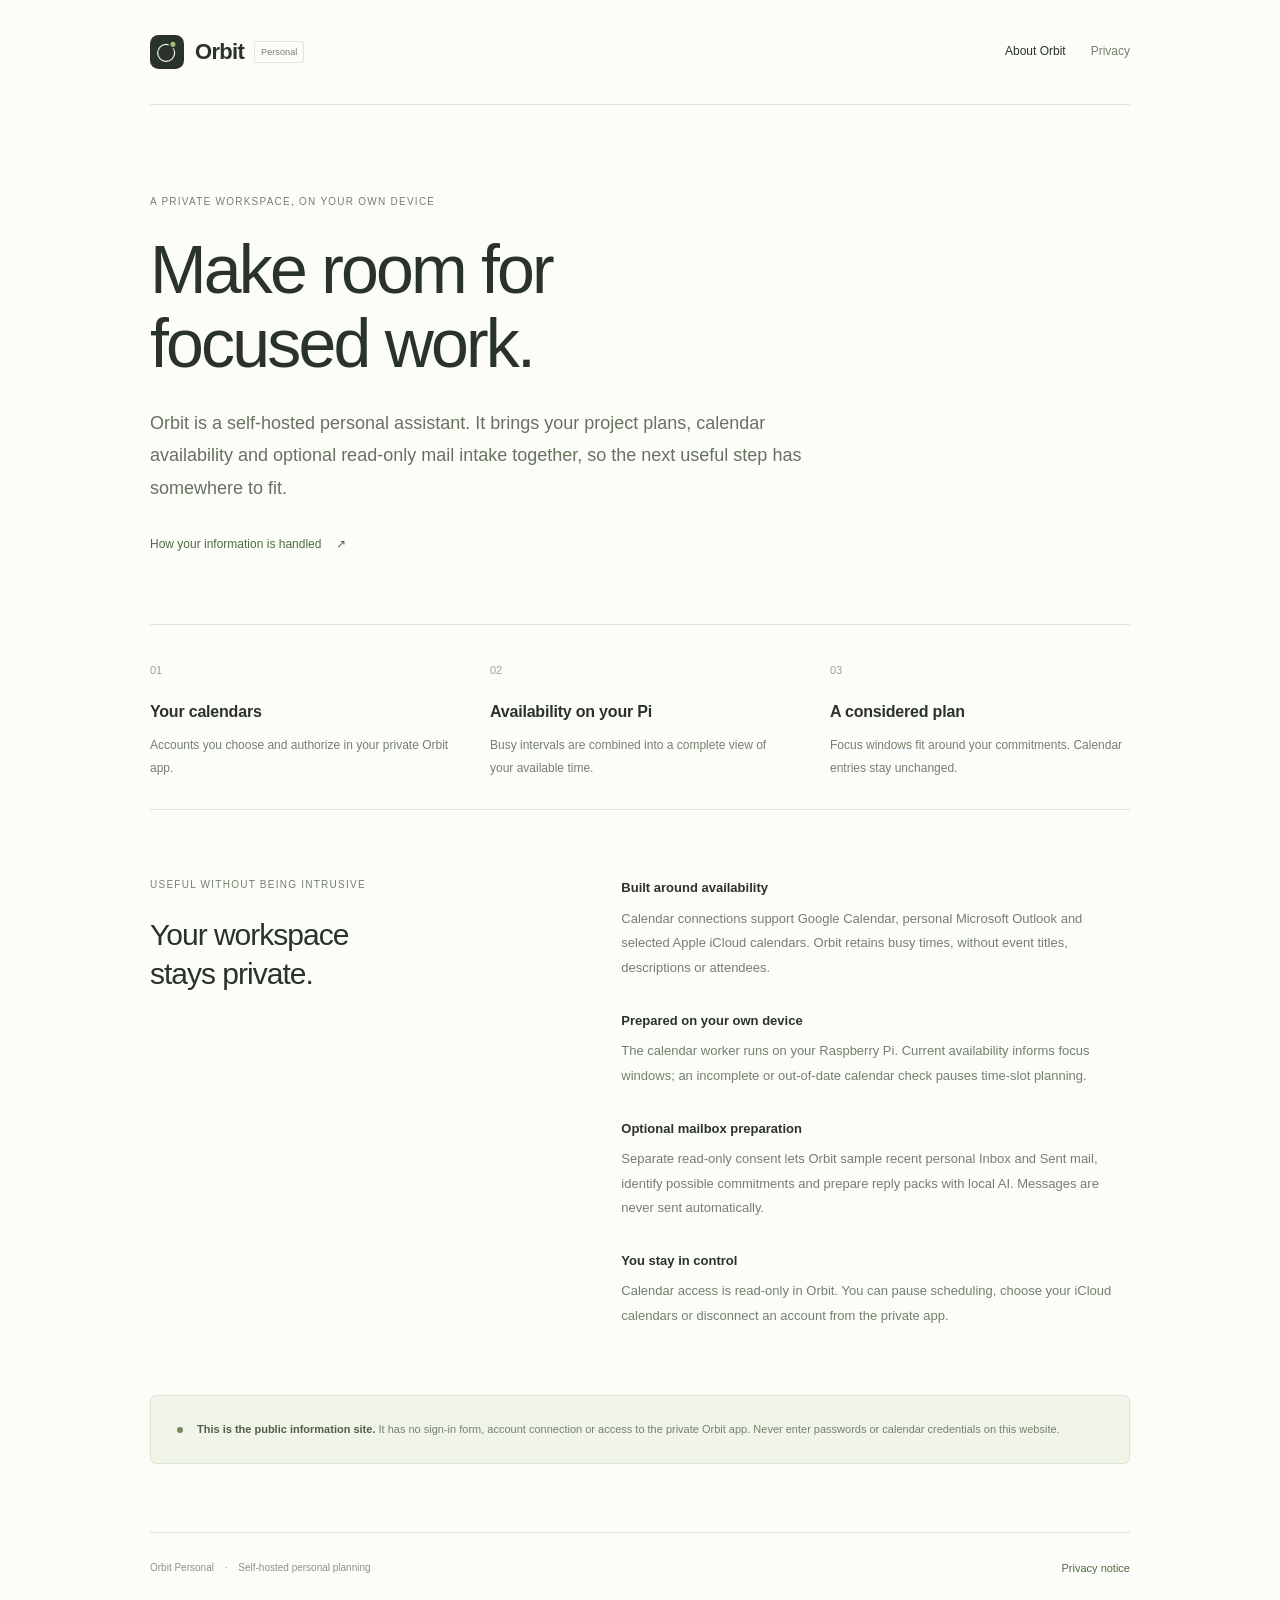
<file: index.html>
<!doctype html>
<html lang="en">
  <head>
    <meta charset="utf-8" />
    <meta name="viewport" content="width=device-width,initial-scale=1" />
    <meta
      name="description"
      content="Orbit is a self-hosted personal assistant that uses calendar availability to make room for focused work."
    />
    <meta name="referrer" content="no-referrer" />
    <meta
      http-equiv="Content-Security-Policy"
      content="default-src 'none'; style-src 'self'; img-src 'self'; script-src 'none'; connect-src 'none'; form-action 'none'; base-uri 'none'; object-src 'none'"
    />
    <title>Orbit Personal · Your time, considered</title>
    <link rel="icon" href="./orbit.svg" type="image/svg+xml" />
    <link rel="stylesheet" href="./styles.css" />
  </head>
  <body>
    <a class="skip" href="#main">Skip to content</a>
    <div class="shell">
      <header>
        <a class="brand" href="./" aria-label="Orbit Personal home"
          ><img src="./orbit.svg" width="34" height="34" alt="" /><span
            >Orbit<small>Personal</small></span
          ></a
        >
        <nav aria-label="Main navigation">
          <a href="./" aria-current="page">About Orbit</a
          ><a href="./privacy.html">Privacy</a>
        </nav>
      </header>
      <main id="main">
        <section class="introduction">
          <p class="eyebrow">A private workspace, on your own device</p>
          <h1>Make room for<br />focused work.</h1>
          <p class="lead">
            Orbit is a self-hosted personal assistant. It brings your project
            plans, calendar availability and optional read-only mail intake together, so the next useful step
            has somewhere to fit.
          </p>
          <a class="text-link" href="./privacy.html"
            >How your information is handled
            <span aria-hidden="true">↗</span></a
          >
        </section>
        <section class="flow" aria-label="How calendar availability is used">
          <div>
            <span class="step">01</span>
            <h2>Your calendars</h2>
            <p>Accounts you choose and authorize in your private Orbit app.</p>
          </div>
          <div>
            <span class="step">02</span>
            <h2>Availability on your Pi</h2>
            <p>
              Busy intervals are combined into a complete view of your available
              time.
            </p>
          </div>
          <div>
            <span class="step">03</span>
            <h2>A considered plan</h2>
            <p>
              Focus windows fit around your commitments. Calendar entries stay
              unchanged.
            </p>
          </div>
        </section>
        <section class="details">
          <div>
            <p class="eyebrow">Useful without being intrusive</p>
            <h2>Your workspace<br />stays private.</h2>
          </div>
          <div class="principles">
            <article>
              <h3>Built around availability</h3>
              <p>
                Calendar connections support Google Calendar, personal Microsoft
                Outlook and selected Apple iCloud calendars. Orbit retains busy
                times, without event titles, descriptions or attendees.
              </p>
            </article>
            <article>
              <h3>Prepared on your own device</h3>
              <p>
                The calendar worker runs on your Raspberry Pi. Current
                availability informs focus windows; an incomplete or out-of-date
                calendar check pauses time-slot planning.
              </p>
            </article>
            <article>
              <h3>Optional mailbox preparation</h3>
              <p>
                Separate read-only consent lets Orbit sample recent personal Inbox
                and Sent mail, identify possible commitments and prepare reply packs
                with local AI. Messages are never sent automatically.
              </p>
            </article>
            <article>
              <h3>You stay in control</h3>
              <p>
                Calendar access is read-only in Orbit. You can pause scheduling,
                choose your iCloud calendars or disconnect an account from the
                private app.
              </p>
            </article>
          </div>
        </section>
        <aside class="notice">
          <span class="dot" aria-hidden="true"></span>
          <p>
            <strong>This is the public information site.</strong> It has no
            sign-in form, account connection or access to the private Orbit app.
            Never enter passwords or calendar credentials on this website.
          </p>
        </aside>
      </main>
      <footer>
        <p>Orbit Personal <span>·</span> Self-hosted personal planning</p>
        <a href="./privacy.html">Privacy notice</a>
      </footer>
    </div>
  </body>
</html>
</file>
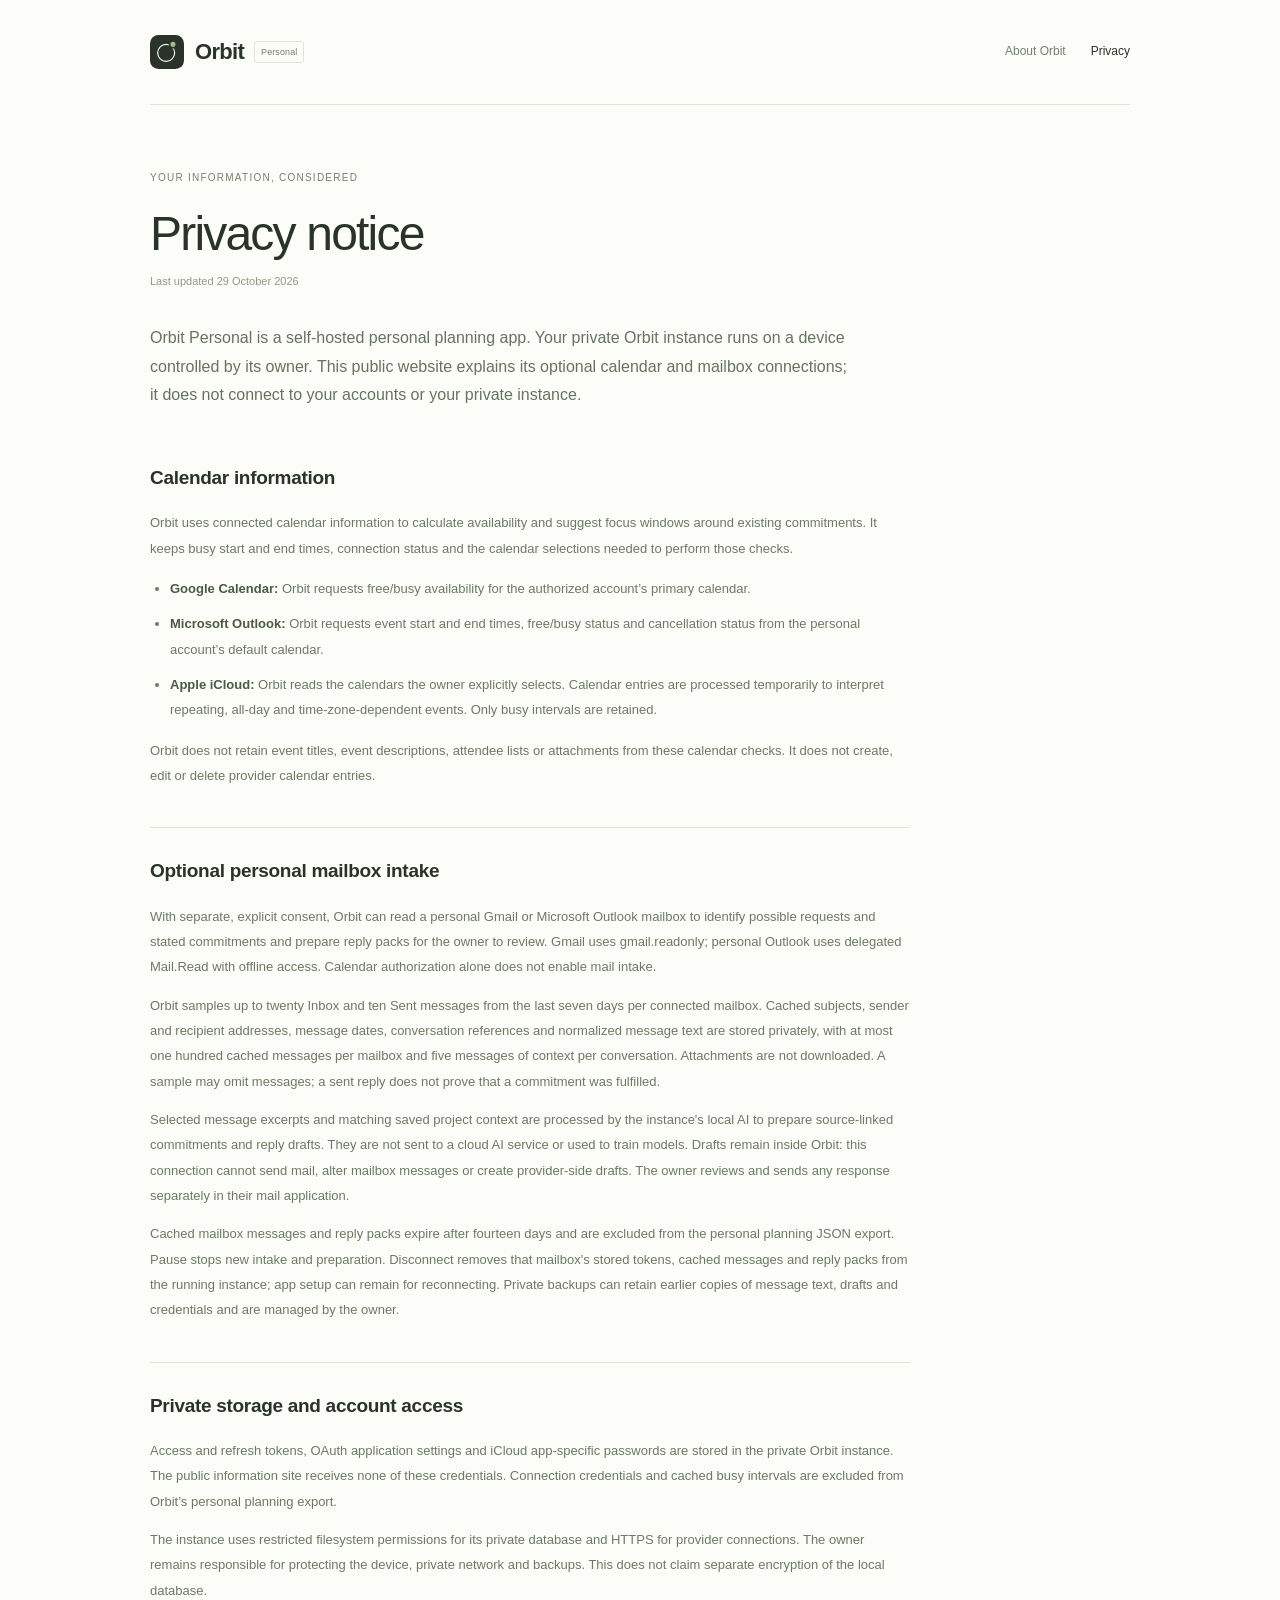
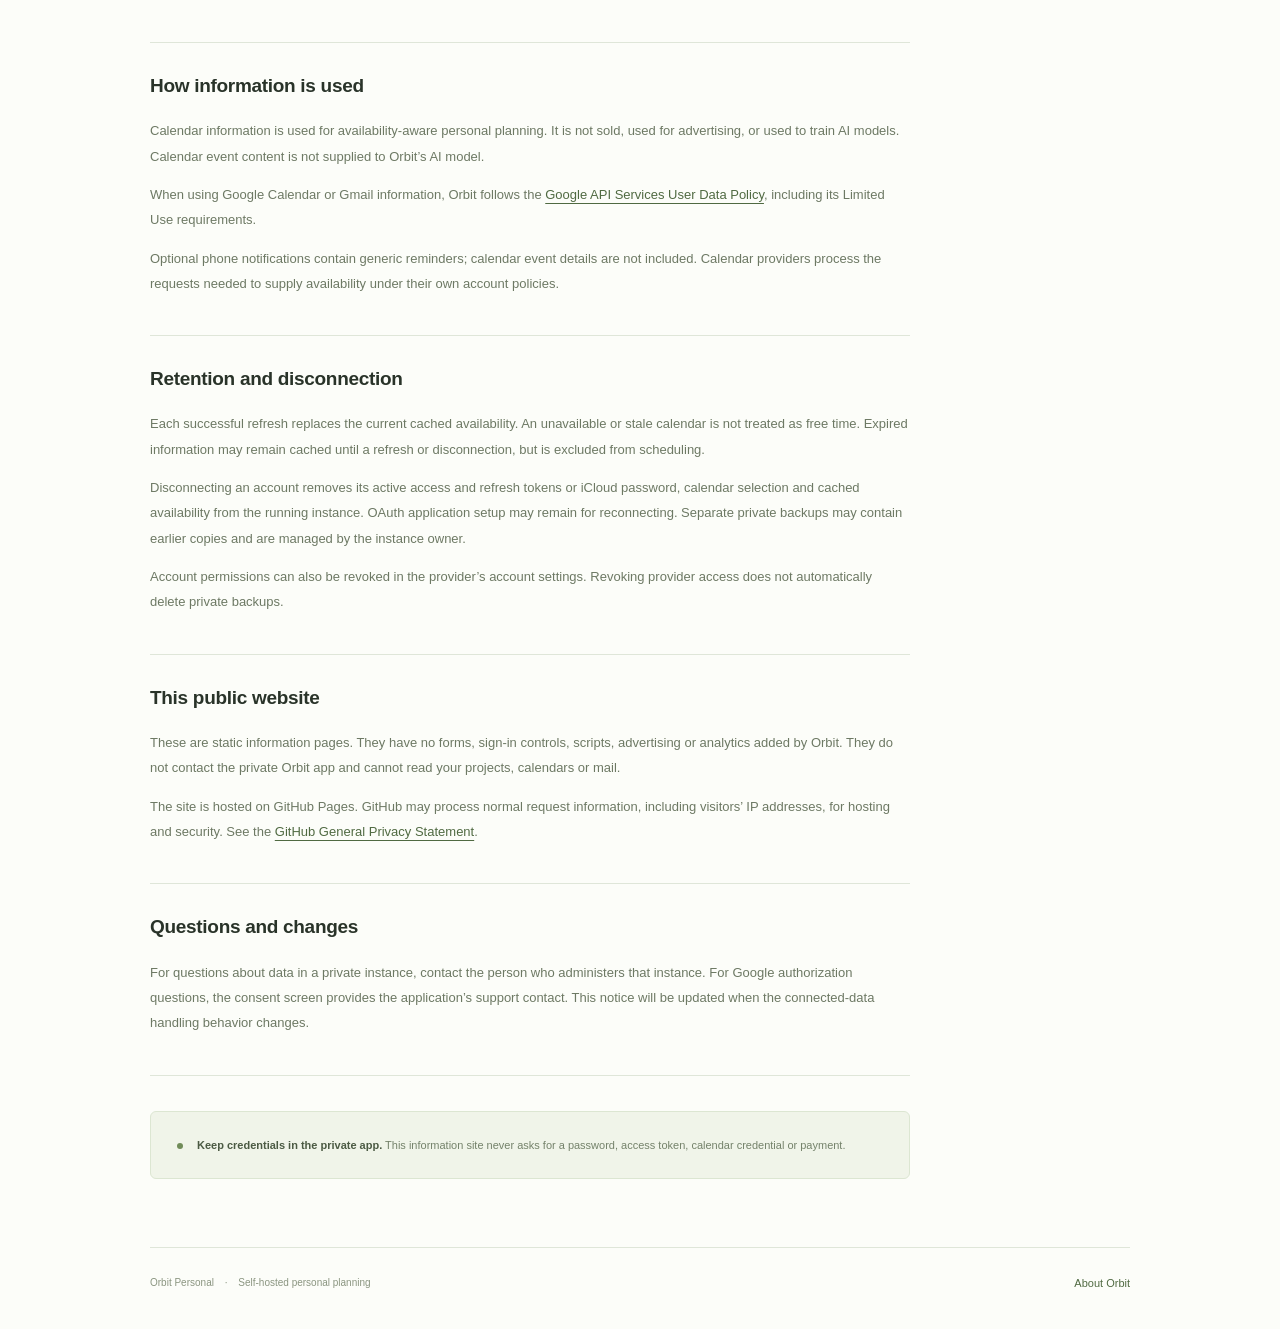
<file: privacy.html>
<!doctype html>
<html lang="en">
  <head>
    <meta charset="utf-8" />
    <meta name="viewport" content="width=device-width,initial-scale=1" />
    <meta
      name="description"
      content="How Orbit Personal handles connected calendar and mailbox information, private credentials and this public information website."
    />
    <meta name="referrer" content="no-referrer" />
    <meta
      http-equiv="Content-Security-Policy"
      content="default-src 'none'; style-src 'self'; img-src 'self'; script-src 'none'; connect-src 'none'; form-action 'none'; base-uri 'none'; object-src 'none'"
    />
    <title>Privacy notice · Orbit Personal</title>
    <link rel="icon" href="./orbit.svg" type="image/svg+xml" />
    <link rel="stylesheet" href="./styles.css" />
  </head>
  <body>
    <a class="skip" href="#main">Skip to content</a>
    <div class="shell">
      <header>
        <a class="brand" href="./" aria-label="Orbit Personal home"
          ><img src="./orbit.svg" width="34" height="34" alt="" /><span
            >Orbit<small>Personal</small></span
          ></a
        >
        <nav aria-label="Main navigation">
          <a href="./">About Orbit</a
          ><a href="./privacy.html" aria-current="page">Privacy</a>
        </nav>
      </header>
      <main class="privacy" id="main">
        <p class="eyebrow">Your information, considered</p>
        <h1>Privacy notice</h1>
        <p class="updated">Last updated 29 October 2026</p>
        <p class="lead">
          Orbit Personal is a self-hosted personal planning app. Your private
          Orbit instance runs on a device controlled by its owner. This public
          website explains its optional calendar and mailbox connections; it does not connect to your
          accounts or your private instance.
        </p>
        <section>
          <h2>Calendar information</h2>
          <p>
            Orbit uses connected calendar information to calculate availability
            and suggest focus windows around existing commitments. It keeps busy
            start and end times, connection status and the calendar selections
            needed to perform those checks.
          </p>
          <ul>
            <li>
              <strong>Google Calendar:</strong> Orbit requests free/busy
              availability for the authorized account’s primary calendar.
            </li>
            <li>
              <strong>Microsoft Outlook:</strong> Orbit requests event start and
              end times, free/busy status and cancellation status from the
              personal account’s default calendar.
            </li>
            <li>
              <strong>Apple iCloud:</strong> Orbit reads the calendars the owner
              explicitly selects. Calendar entries are processed temporarily to
              interpret repeating, all-day and time-zone-dependent events. Only
              busy intervals are retained.
            </li>
          </ul>
          <p>
            Orbit does not retain event titles, event descriptions, attendee
            lists or attachments from these calendar checks. It does not create,
            edit or delete provider calendar entries.
          </p>
        </section>
        <section>
          <h2>Optional personal mailbox intake</h2>
          <p>
            With separate, explicit consent, Orbit can read a personal Gmail or
            Microsoft Outlook mailbox to identify possible requests and stated
            commitments and prepare reply packs for the owner to review. Gmail
            uses gmail.readonly; personal Outlook uses delegated Mail.Read with
            offline access. Calendar authorization alone does not enable mail intake.
          </p>
          <p>
            Orbit samples up to twenty Inbox and ten Sent messages from the last
            seven days per connected mailbox. Cached subjects, sender and recipient
            addresses, message dates, conversation references and normalized message
            text are stored privately, with at most one hundred cached messages per
            mailbox and five messages of context per conversation. Attachments are
            not downloaded. A sample may omit messages; a sent reply does not prove
            that a commitment was fulfilled.
          </p>
          <p>
            Selected message excerpts and matching saved project context are processed
            by the instance's local AI to prepare source-linked commitments and reply
            drafts. They are not sent to a cloud AI service or used to train models.
            Drafts remain inside Orbit: this connection cannot send mail, alter mailbox
            messages or create provider-side drafts. The owner reviews and sends any
            response separately in their mail application.
          </p>
          <p>
            Cached mailbox messages and reply packs expire after fourteen days and
            are excluded from the personal planning JSON export. Pause stops new
            intake and preparation. Disconnect removes that mailbox's stored tokens,
            cached messages and reply packs from the running instance; app setup can
            remain for reconnecting. Private backups can retain earlier copies of
            message text, drafts and credentials and are managed by the owner.
          </p>
        </section>
        <section>
          <h2>Private storage and account access</h2>
          <p>
            Access and refresh tokens, OAuth application settings and iCloud
            app-specific passwords are stored in the private Orbit instance. The
            public information site receives none of these credentials.
            Connection credentials and cached busy intervals are excluded from
            Orbit’s personal planning export.
          </p>
          <p>
            The instance uses restricted filesystem permissions for its private
            database and HTTPS for provider connections. The owner
            remains responsible for protecting the device, private network and
            backups. This does not claim separate encryption of the local
            database.
          </p>
        </section>
        <section>
          <h2>How information is used</h2>
          <p>
            Calendar information is used for availability-aware personal
            planning. It is not sold, used for advertising, or used to train AI
            models. Calendar event content is not supplied to Orbit’s AI model.
          </p>
          <p>
            When using Google Calendar or Gmail information, Orbit follows the
            <a
              href="https://developers.google.com/terms/api-services-user-data-policy"
              rel="noreferrer noopener"
              >Google API Services User Data Policy</a
            >, including its Limited Use requirements.
          </p>
          <p>
            Optional phone notifications contain generic reminders; calendar
            event details are not included. Calendar providers process the
            requests needed to supply availability under their own account
            policies.
          </p>
        </section>
        <section>
          <h2>Retention and disconnection</h2>
          <p>
            Each successful refresh replaces the current cached availability. An
            unavailable or stale calendar is not treated as free time. Expired
            information may remain cached until a refresh or disconnection, but
            is excluded from scheduling.
          </p>
          <p>
            Disconnecting an account removes its active access and refresh
            tokens or iCloud password, calendar selection and cached
            availability from the running instance. OAuth application setup may
            remain for reconnecting. Separate private backups may contain
            earlier copies and are managed by the instance owner.
          </p>
          <p>
            Account permissions can also be revoked in the provider’s account
            settings. Revoking provider access does not automatically delete
            private backups.
          </p>
        </section>
        <section>
          <h2>This public website</h2>
          <p>
            These are static information pages. They have no forms, sign-in
            controls, scripts, advertising or analytics added by Orbit. They do
            not contact the private Orbit app and cannot read your projects,
            calendars or mail.
          </p>
          <p>
            The site is hosted on GitHub Pages. GitHub may process normal
            request information, including visitors’ IP addresses, for hosting
            and security. See the
            <a
              href="https://docs.github.com/en/site-policy/privacy-policies/github-general-privacy-statement"
              rel="noreferrer noopener"
              >GitHub General Privacy Statement</a
            >.
          </p>
        </section>
        <section>
          <h2>Questions and changes</h2>
          <p>
            For questions about data in a private instance, contact the person
            who administers that instance. For Google authorization questions,
            the consent screen provides the application’s support contact. This
            notice will be updated when the connected-data handling behavior
            changes.
          </p>
        </section>
        <aside class="notice">
          <span class="dot" aria-hidden="true"></span>
          <p>
            <strong>Keep credentials in the private app.</strong> This
            information site never asks for a password, access token, calendar
            credential or payment.
          </p>
        </aside>
      </main>
      <footer>
        <p>Orbit Personal <span>·</span> Self-hosted personal planning</p>
        <a href="./">About Orbit</a>
      </footer>
    </div>
  </body>
</html>
</file>
<file: styles.css>
:root {
  color-scheme: light;
  --ink: #293329;
  --muted: #74806d;
  --line: #dfe6d9;
  --green: #506a42;
  --paper: #fcfdf9;
}
* {
  box-sizing: border-box;
}
body {
  margin: 0;
  background: var(--paper);
  color: var(--ink);
  font:
    15px/1.8 -apple-system,
    BlinkMacSystemFont,
    "Segoe UI",
    sans-serif;
}
a {
  color: var(--green);
  text-underline-offset: 4px;
}
a:hover {
  text-decoration-thickness: 2px;
}
a:focus-visible {
  outline: 2px solid #71935e;
  outline-offset: 5px;
  border-radius: 2px;
}
.shell {
  max-width: 1060px;
  margin: auto;
  padding: 0 40px;
}
.skip {
  position: absolute;
  top: -80px;
  left: 20px;
  background: #fff;
  padding: 10px 16px;
  z-index: 2;
}
.skip:focus {
  top: 12px;
}
header {
  display: flex;
  align-items: center;
  justify-content: space-between;
  gap: 24px;
  padding: 32px 0;
  border-bottom: 1px solid var(--line);
}
.brand {
  display: flex;
  align-items: center;
  gap: 11px;
  text-decoration: none;
  color: var(--ink);
  font-weight: 650;
  font-size: 22px;
  letter-spacing: -0.7px;
}
.brand span {
  display: flex;
  align-items: center;
  gap: 10px;
}
.brand small {
  border: 1px solid var(--line);
  border-radius: 3px;
  padding: 2px 6px;
  font-size: 9px;
  color: var(--muted);
  font-weight: 400;
  letter-spacing: 0.1px;
}
nav {
  display: flex;
  gap: 25px;
}
nav a {
  font-size: 12px;
  text-decoration: none;
  color: var(--muted);
}
nav a[aria-current] {
  color: var(--ink);
}
.introduction {
  padding: 88px 0 68px;
  max-width: 760px;
}
.eyebrow {
  font-size: 10px;
  letter-spacing: 1.25px;
  text-transform: uppercase;
  color: var(--muted);
  margin: 0 0 21px;
}
h1 {
  font-size: clamp(40px, 6.4vw, 68px);
  line-height: 1.09;
  letter-spacing: -2.8px;
  font-weight: 520;
  margin: 0 0 27px;
}
.lead {
  font-size: 18px;
  line-height: 1.8;
  color: #67725f;
  max-width: 700px;
  margin: 0 0 25px;
}
.text-link {
  font-size: 12px;
  text-decoration: none;
}
.text-link span {
  margin-left: 11px;
}
.flow {
  display: grid;
  grid-template-columns: repeat(3, minmax(0, 1fr));
  border-top: 1px solid var(--line);
  border-bottom: 1px solid var(--line);
  padding: 30px 0;
  gap: 40px;
}
.step {
  font-size: 11px;
  color: #9ba58f;
  font-variant-numeric: tabular-nums;
}
.flow h2 {
  font-size: 16px;
  letter-spacing: -0.2px;
  font-weight: 550;
  margin: 16px 0 7px;
}
.flow p {
  font-size: 12px;
  color: var(--muted);
  margin: 0;
  line-height: 1.9;
}
.details {
  padding: 66px 0;
  display: grid;
  grid-template-columns: 1fr 1.3fr;
  gap: 80px;
}
.details h2 {
  font-size: 30px;
  line-height: 1.3;
  letter-spacing: -1px;
  font-weight: 500;
  margin: 0;
}
.principles article {
  margin: 0 0 28px;
}
.principles article:last-child {
  margin-bottom: 0;
}
h3 {
  font-size: 13px;
  font-weight: 600;
  margin: 0 0 7px;
}
.principles p {
  font-size: 13px;
  line-height: 1.9;
  color: var(--muted);
  margin: 0;
}
.notice {
  display: flex;
  align-items: flex-start;
  gap: 14px;
  padding: 23px 26px;
  background: #f0f4e9;
  border: 1px solid #dce6d2;
  border-radius: 6px;
  font-size: 11px;
  color: #74826a;
}
.notice p {
  margin: 0;
  line-height: 1.9;
}
.notice strong {
  font-weight: 550;
  color: #506044;
}
.dot {
  display: block;
  flex-shrink: 0;
  width: 6px;
  height: 6px;
  background: #718c59;
  border-radius: 50%;
  margin-top: 8px;
}
footer {
  margin-top: 68px;
  border-top: 1px solid var(--line);
  padding: 26px 0 35px;
  display: flex;
  justify-content: space-between;
  gap: 20px;
  font-size: 10px;
  color: #8a9580;
}
footer p {
  margin: 0;
}
footer span {
  padding: 0 8px;
}
footer a {
  font-size: 11px;
  text-decoration: none;
}
.privacy {
  max-width: 760px;
  padding: 64px 0 0;
}
.privacy h1 {
  font-size: 48px;
  letter-spacing: -1.8px;
  margin-bottom: 12px;
}
.updated {
  font-size: 11px;
  color: #909a85;
  margin: 0 0 32px;
}
.privacy .lead {
  font-size: 16px;
}
.privacy section {
  padding: 26px 0;
  border-bottom: 1px solid var(--line);
}
.privacy section h2 {
  font-size: 19px;
  font-weight: 550;
  letter-spacing: -0.3px;
  margin: 0 0 15px;
}
.privacy section p,
.privacy li {
  font-size: 13px;
  line-height: 1.95;
  color: #6d7964;
}
.privacy li {
  margin: 10px 0;
}
.privacy ul {
  padding-left: 20px;
}
.privacy strong {
  font-weight: 550;
  color: #4b5a43;
}
.privacy .notice {
  margin-top: 35px;
}
@media (max-width: 650px) {
  .shell {
    padding: 0 23px;
  }
  header {
    padding: 23px 0;
    gap: 16px;
  }
  .brand {
    font-size: 20px;
  }
  .brand small {
    display: none;
  }
  nav {
    gap: 18px;
  }
  nav a {
    font-size: 11px;
  }
  .introduction {
    padding: 62px 0 45px;
  }
  h1 {
    letter-spacing: -1.8px;
  }
  .lead {
    font-size: 16px;
  }
  .flow {
    grid-template-columns: 1fr;
    gap: 25px;
    padding: 26px 0;
  }
  .flow h2 {
    margin-top: 7px;
  }
  .details {
    grid-template-columns: 1fr;
    gap: 30px;
    padding: 45px 0;
  }
  .details h2 {
    font-size: 27px;
  }
  .notice {
    padding: 20px;
  }
  .privacy {
    padding-top: 45px;
  }
  .privacy h1 {
    font-size: 38px;
  }
  .privacy section {
    padding: 23px 0;
  }
  footer {
    margin-top: 45px;
    flex-direction: column;
    gap: 8px;
  }
}
</file>
